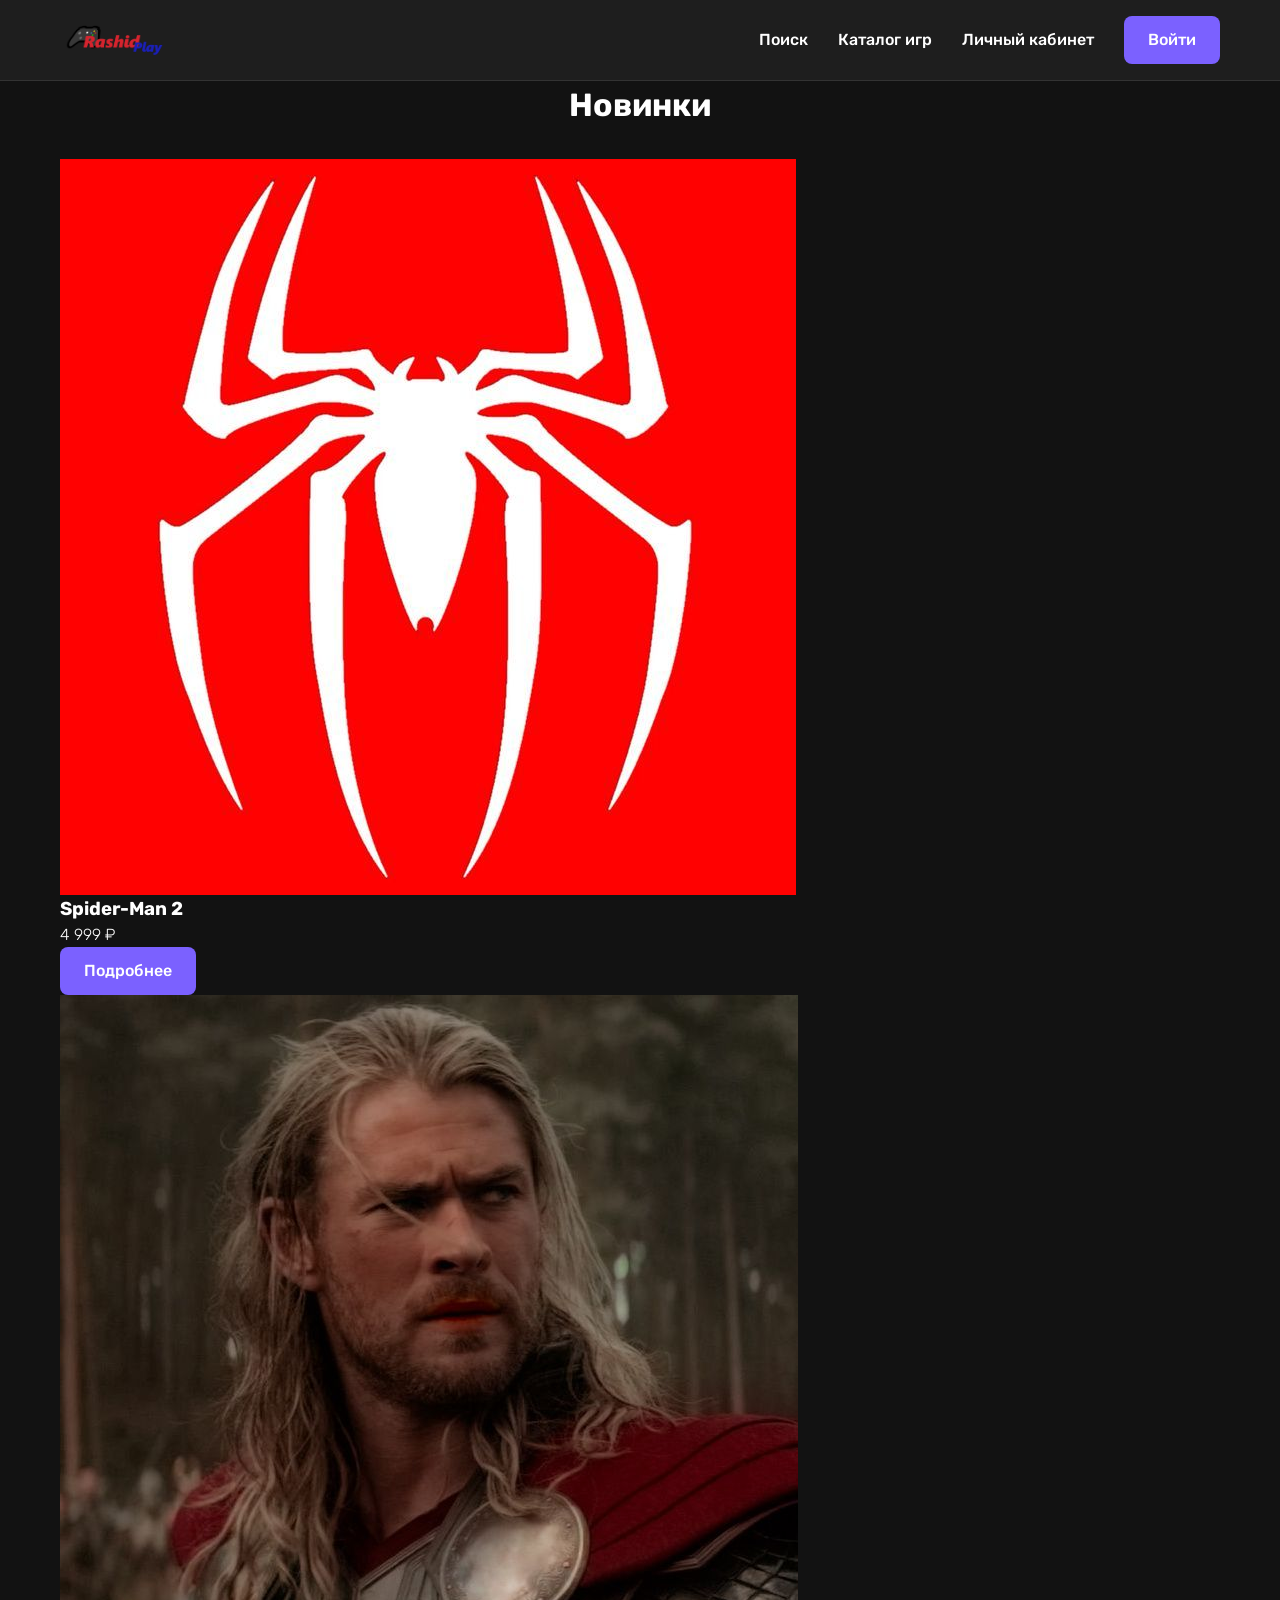
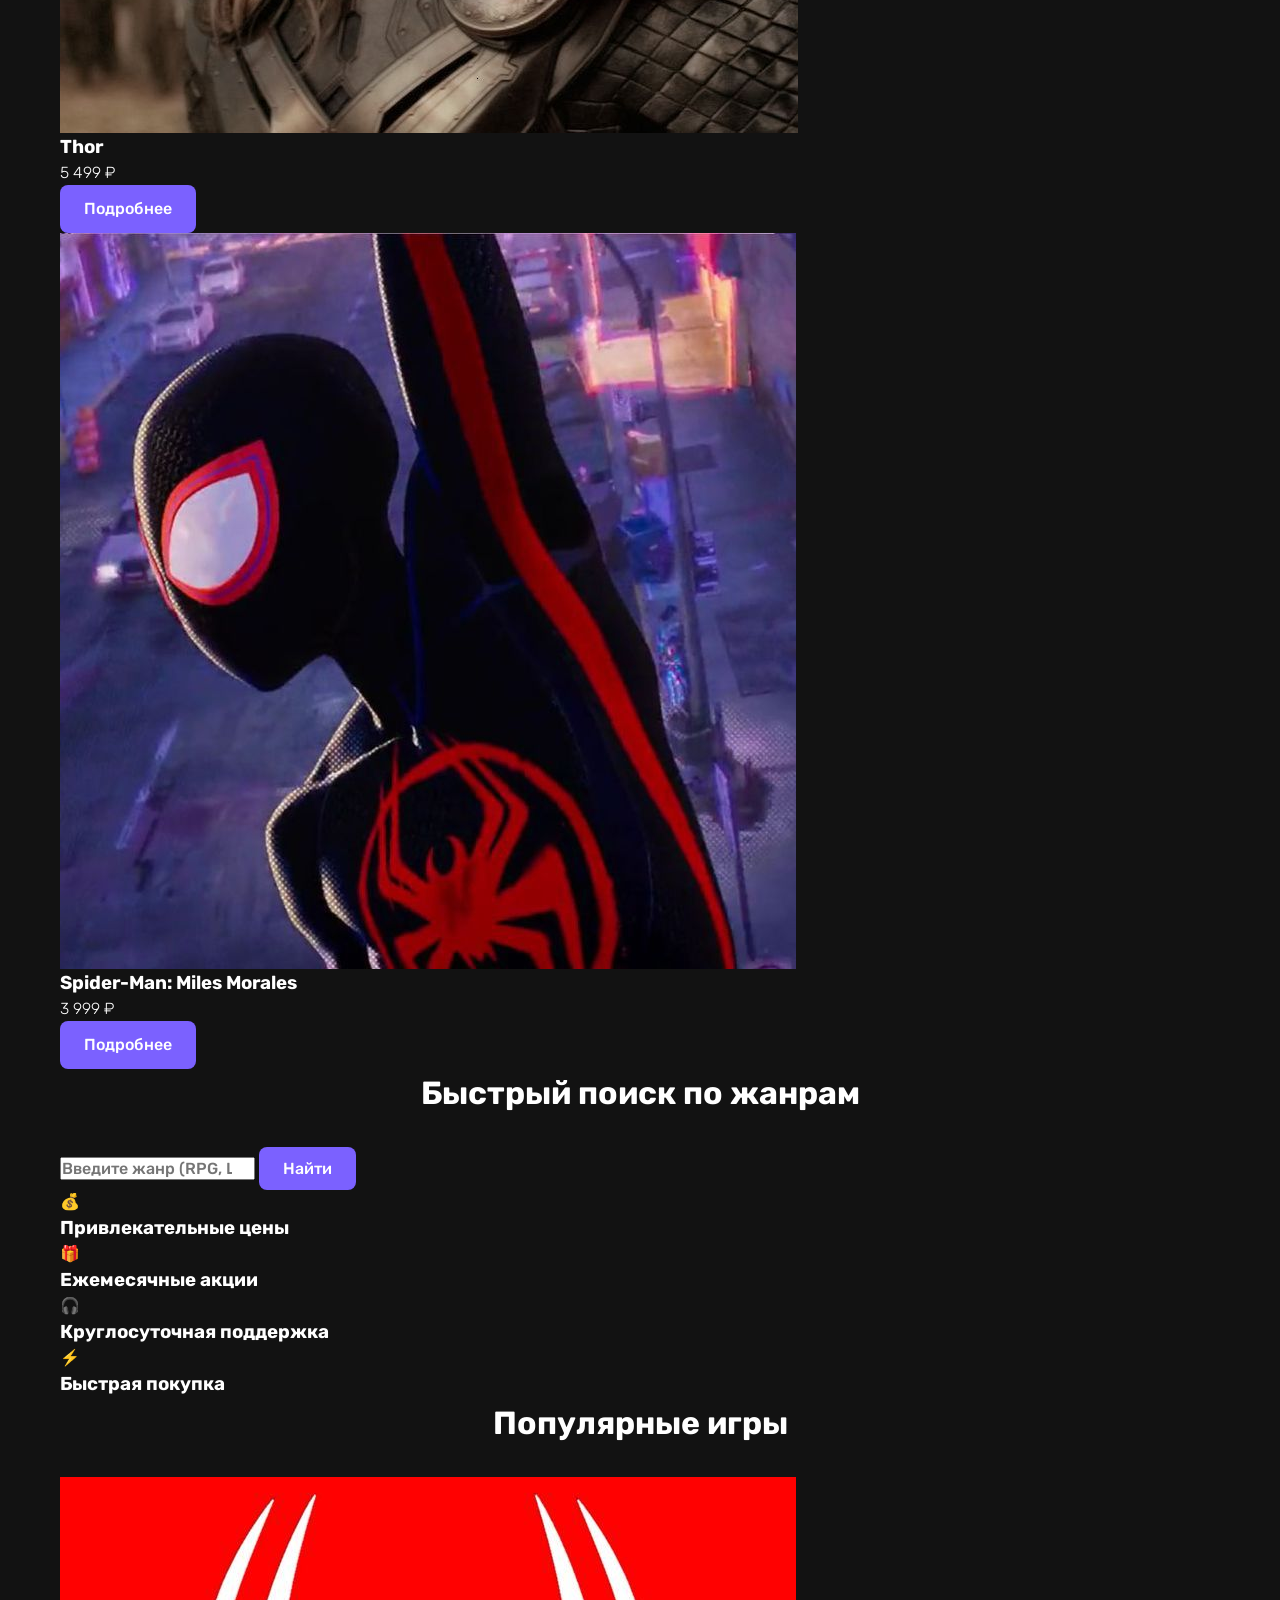
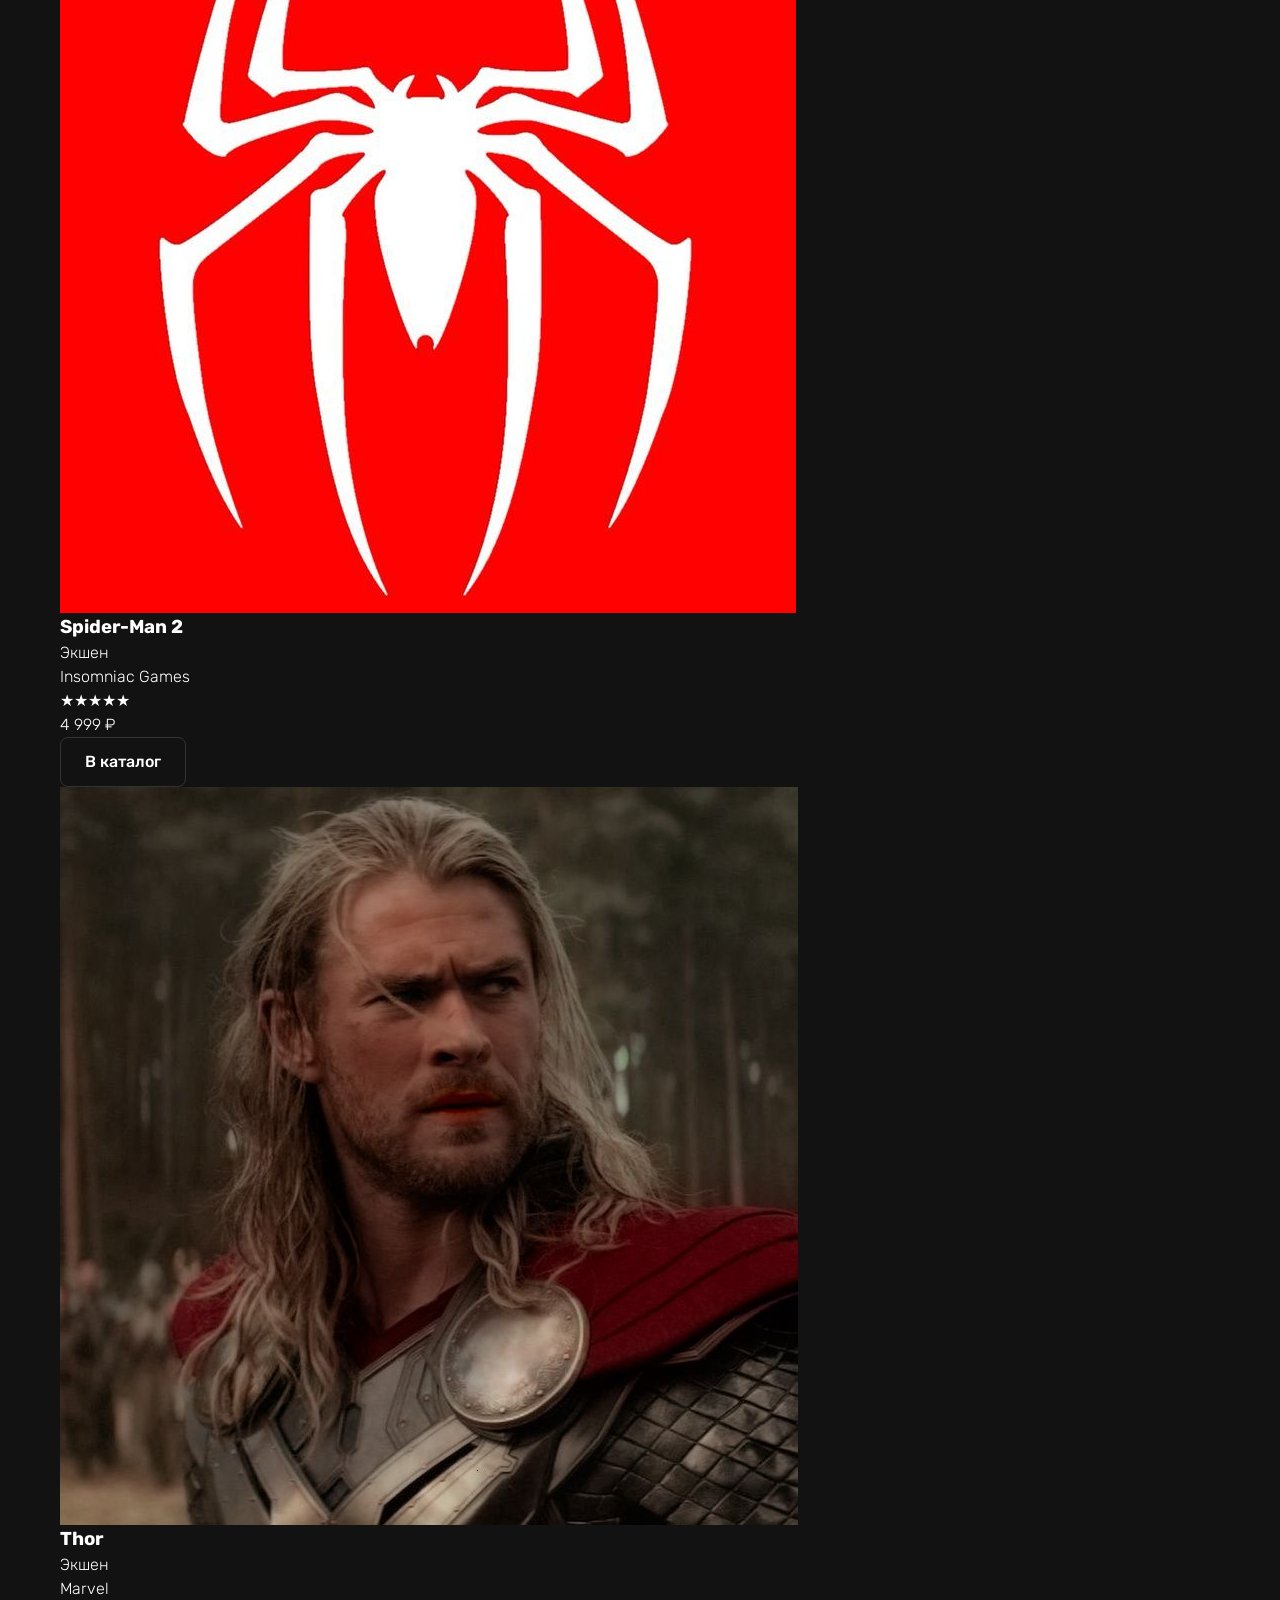
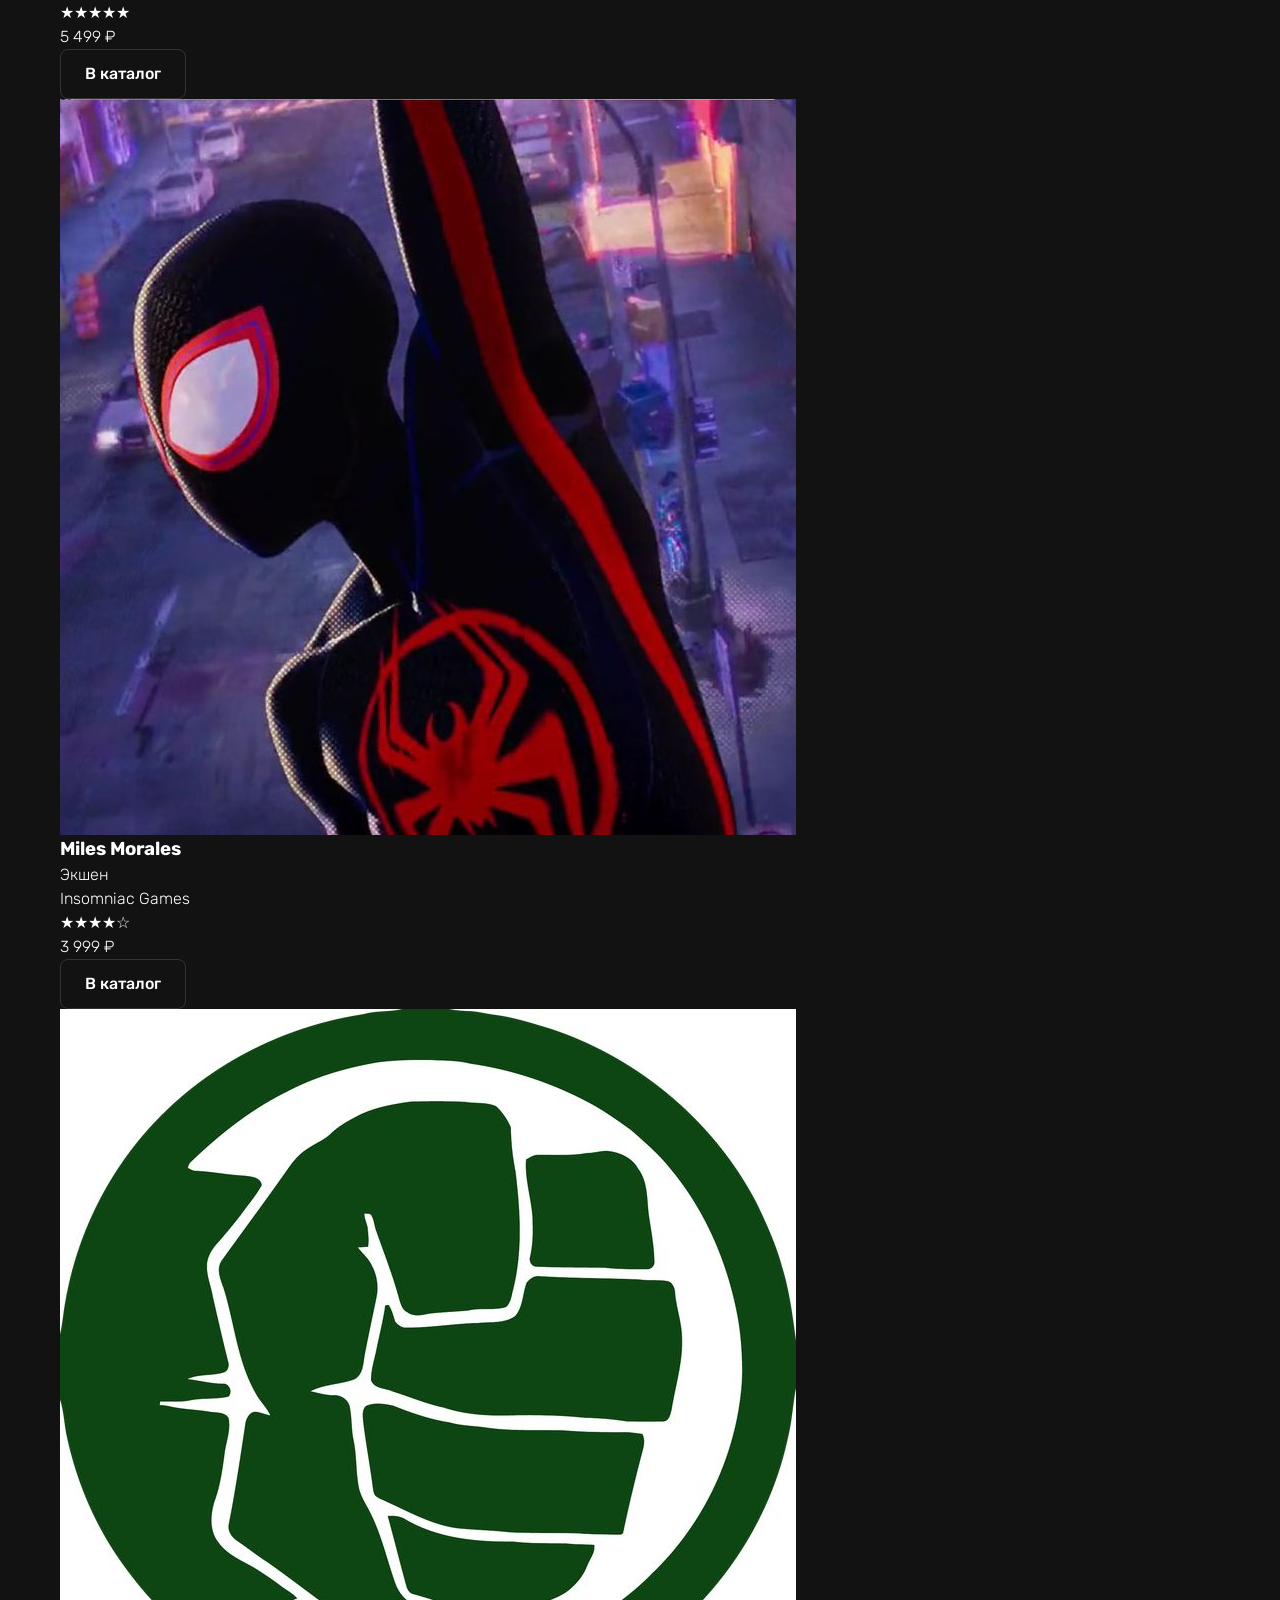
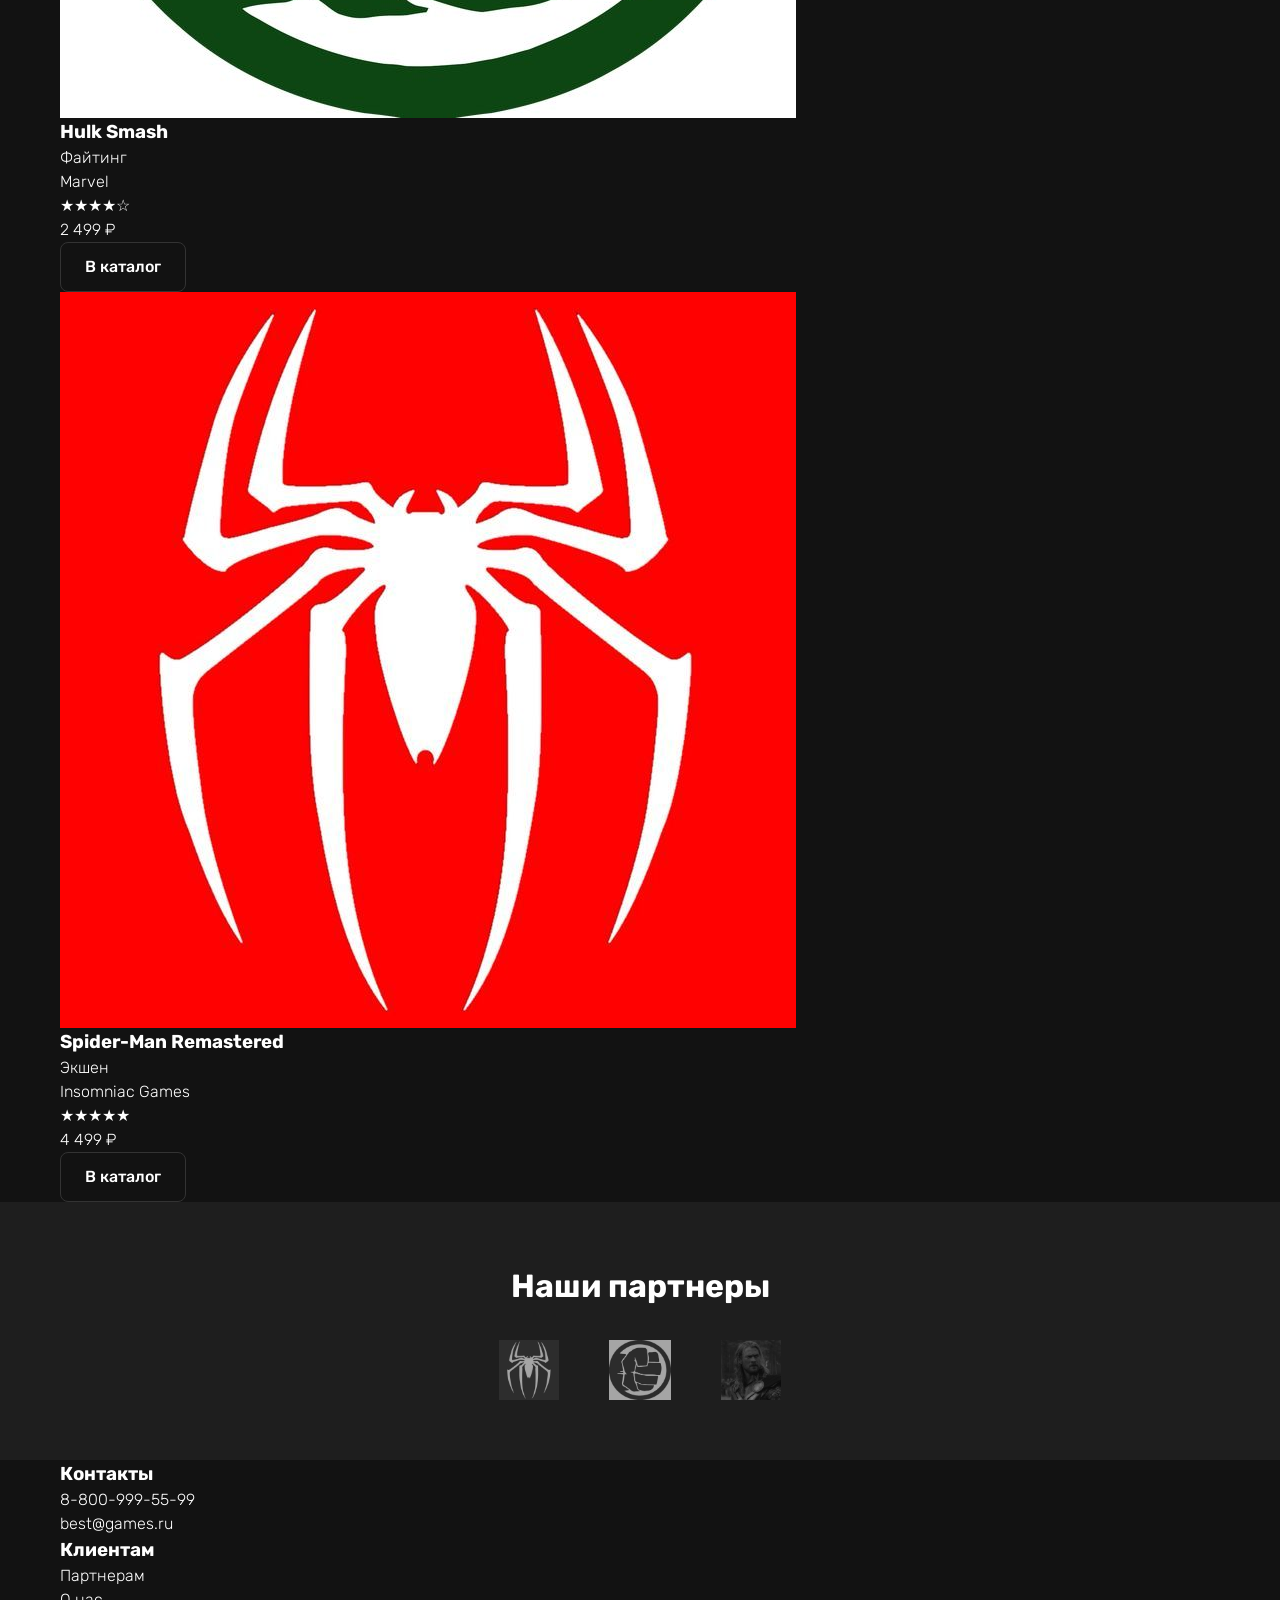
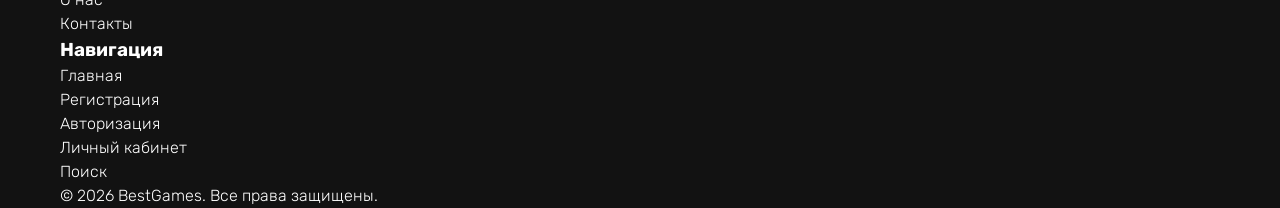
<file: index.html>
<!DOCTYPE html>
<html lang="ru">
<head>
    <meta charset="UTF-8">
    <meta name="viewport" content="width=device-width, initial-scale=1.0">
    <title>BestGames — Маркетплейс игр</title>
    <link rel="stylesheet" href="assets/css/style.css">
</head>
<body class="page">
      <!-- Шапка -->
    <header class="header">
        <div class="container header__container">
            <a href="index.html" class="header__logo">
                <img src="assets/images/logo.png" alt="BestGames" class="header__logo-img">
            </a>

            <input type="checkbox" id="burger-toggle" class="header__toggle">
            
            <label for="burger-toggle" class="header__burger">
                <span class="header__burger-line"></span>
                <span class="header__burger-line"></span>
                <span class="header__burger-line"></span>
            </label>

            <nav class="header__nav nav">
                <ul class="nav__list">
                    <li class="nav__item"><a href="#search" class="nav__link">Поиск</a></li>
                    <li class="nav__item"><a href="catalog.html" class="nav__link">Каталог игр</a></li>
                    <li class="nav__item"><a href="profile.html" class="nav__link">Личный кабинет</a></li>
                    <li class="nav__item">
                        <a href="login.html" class="btn btn--primary nav__btn">Войти</a>
                    </li>
                </ul>
            </nav>
        </div>
    </header>

    <main>
        <!-- Слайдер новинок -->
        <section class="slider">
            <div class="container">
                <h2 class="section-title">Новинки</h2>
                <div class="slider__wrapper">
                    
                    <article class="slide">
                        <img src="assets/images/SpiderGame.jpg" alt="Spider-Man" class="slide__img">
                        <div class="slide__content">
                            <h3 class="slide__title">Spider-Man 2</h3>
                            <p class="slide__price">4 999 ₽</p>
                            <a href="catalog.html" class="btn btn--primary">Подробнее</a>
                        </div>
                    </article>

                    <article class="slide">
                        <img src="assets/images/Thor.jpg" alt="Thor" class="slide__img">
                        <div class="slide__content">
                            <h3 class="slide__title">Thor</h3>
                            <p class="slide__price">5 499 ₽</p>
                            <a href="catalog.html" class="btn btn--primary">Подробнее</a>
                        </div>
                    </article>

                    <article class="slide">
                        <img src="assets/images/BlackSpider.jpg" alt="Miles Morales" class="slide__img">
                        <div class="slide__content">
                            <h3 class="slide__title">Spider-Man: Miles Morales</h3>
                            <p class="slide__price">3 999 ₽</p>
                            <a href="catalog.html" class="btn btn--primary">Подробнее</a>
                        </div>
                    </article>

                </div>
                <div class="slider__dots">
                    <span class="slider__dot slider__dot--active"></span>
                    <span class="slider__dot"></span>
                    <span class="slider__dot"></span>
                </div>
            </div>
        </section>

        <!-- Быстрый поиск по жанрам -->
        <section class="search" id="search">
            <div class="container search__container">
                <h2 class="section-title">Быстрый поиск по жанрам</h2>
                <form class="search__form" action="#">
                    <input type="text" class="search__input" placeholder="Введите жанр (RPG, Шутер, Хоррор...)" list="genres">
                    <datalist id="genres">
                        <option value="RPG"></option>
                        <option value="Шутер"></option>
                        <option value="Стратегия"></option>
                        <option value="Хоррор"></option>
                    </datalist>
                    <button type="submit" class="btn btn--primary search__btn">Найти</button>
                </form>
            </div>
        </section>

        <!-- Преимущества -->
        <section class="features">
            <div class="container">
                <div class="features__grid">
                    <div class="features__item">
                        <div class="features__icon">💰</div>
                        <h3 class="features__title">Привлекательные цены</h3>
                    </div>
                    <div class="features__item">
                        <div class="features__icon">🎁</div>
                        <h3 class="features__title">Ежемесячные акции</h3>
                    </div>
                    <div class="features__item">
                        <div class="features__icon">🎧</div>
                        <h3 class="features__title">Круглосуточная поддержка</h3>
                    </div>
                    <div class="features__item">
                        <div class="features__icon">⚡</div>
                        <h3 class="features__title">Быстрая покупка</h3>
                    </div>
                </div>
            </div>
        </section>

        <!-- Популярные игры -->
        <section class="popular">
            <div class="container">
                <h2 class="section-title">Популярные игры</h2>
                <div class="popular__grid">
                    
                    <article class="card">
                        <img src="assets/images/SpiderGame.jpg" alt="Spider-Man" class="card__img">
                        <div class="card__content">
                            <h3 class="card__title">Spider-Man 2</h3>
                            <p class="card__genre">Экшен</p>
                            <p class="card__dev">Insomniac Games</p>
                            <div class="card__rating">★★★★★</div>
                            <p class="card__price">4 999 ₽</p>
                            <a href="catalog.html" class="btn btn--outline card__btn">В каталог</a>
                        </div>
                    </article>

                    <article class="card">
                        <img src="assets/images/Thor.jpg" alt="Thor" class="card__img">
                        <div class="card__content">
                            <!-- ИСПРАВЛЕНО: был slide__title, стал card__title -->
                            <h3 class="card__title">Thor</h3>
                            <p class="card__genre">Экшен</p>
                            <p class="card__dev">Marvel</p>
                            <div class="card__rating">★★★★★</div>
                            <p class="card__price">5 499 ₽</p>
                            <a href="catalog.html" class="btn btn--outline card__btn">В каталог</a>
                        </div>
                    </article>

                    <article class="card">
                        <img src="assets/images/BlackSpider.jpg" alt="Miles Morales" class="card__img">
                        <div class="card__content">
                            <h3 class="card__title">Miles Morales</h3>
                            <p class="card__genre">Экшен</p>
                            <p class="card__dev">Insomniac Games</p>
                            <div class="card__rating">★★★★☆</div>
                            <p class="card__price">3 999 ₽</p>
                            <a href="catalog.html" class="btn btn--outline card__btn">В каталог</a>
                        </div>
                    </article>

                    <article class="card">
                        <img src="assets/images/HalkGame.jpg" alt="Hulk" class="card__img">
                        <div class="card__content">
                            <h3 class="card__title">Hulk Smash</h3>
                            <p class="card__genre">Файтинг</p>
                            <p class="card__dev">Marvel</p>
                            <div class="card__rating">★★★★☆</div>
                            <p class="card__price">2 499 ₽</p>
                            <a href="catalog.html" class="btn btn--outline card__btn">В каталог</a>
                        </div>
                    </article>

                    <article class="card">
                        <img src="assets/images/SpiderGame.jpg" alt="Spider-Man" class="card__img">
                        <div class="card__content">
                            <h3 class="card__title">Spider-Man Remastered</h3>
                            <p class="card__genre">Экшен</p>
                            <p class="card__dev">Insomniac Games</p>
                            <div class="card__rating">★★★★★</div>
                            <p class="card__price">4 499 ₽</p>
                            <a href="catalog.html" class="btn btn--outline card__btn">В каталог</a>
                        </div>
                    </article>

                </div>
            </div>
        </section>

        <!-- Партнеры -->
        <section class="partners">
            <div class="container">
                <h2 class="section-title">Наши партнеры</h2>
                <div class="partners__grid">
                    <img src="assets/images/SpiderGame.jpg" alt="Партнер 1" class="partners__logo">
                    <img src="assets/images/HalkGame.jpg" alt="Партнер 2" class="partners__logo">
                    <img src="assets/images/Thor.jpg" alt="Партнер 3" class="partners__logo">
                </div>
            </div>
        </section>
    </main>

    <!-- Подвал (ИСПРАВЛЕННЫЙ) -->
    <footer class="footer">
        <div class="container footer__container">
            
            <div class="footer__col">
                <h3 class="footer__title">Контакты</h3>
                <p class="footer__text">8-800-999-55-99</p>
                <p class="footer__text">best@games.ru</p>
            </div>

            <div class="footer__col">
                <h3 class="footer__title">Клиентам</h3>
                <ul class="footer__list">
                    <li><a href="#" class="footer__link">Партнерам</a></li>
                    <li><a href="#" class="footer__link">О нас</a></li>
                    <li><a href="#" class="footer__link">Контакты</a></li>
                </ul>
            </div>

            <div class="footer__col">
                <h3 class="footer__title">Навигация</h3>
                <ul class="footer__list">
                    <li><a href="index.html" class="footer__link">Главная</a></li>
                    <li><a href="register.html" class="footer__link">Регистрация</a></li>
                    <li><a href="login.html" class="footer__link">Авторизация</a></li>
                    <li><a href="profile.html" class="footer__link">Личный кабинет</a></li>
                    <li><a href="#search" class="footer__link">Поиск</a></li>
                </ul>
            </div>

        </div>
        
        <div class="footer__bottom">
            <div class="container">
                <p>&copy; 2026 BestGames. Все права защищены.</p>
            </div>
        </div>
    </footer>
</body>
</html>
</file>
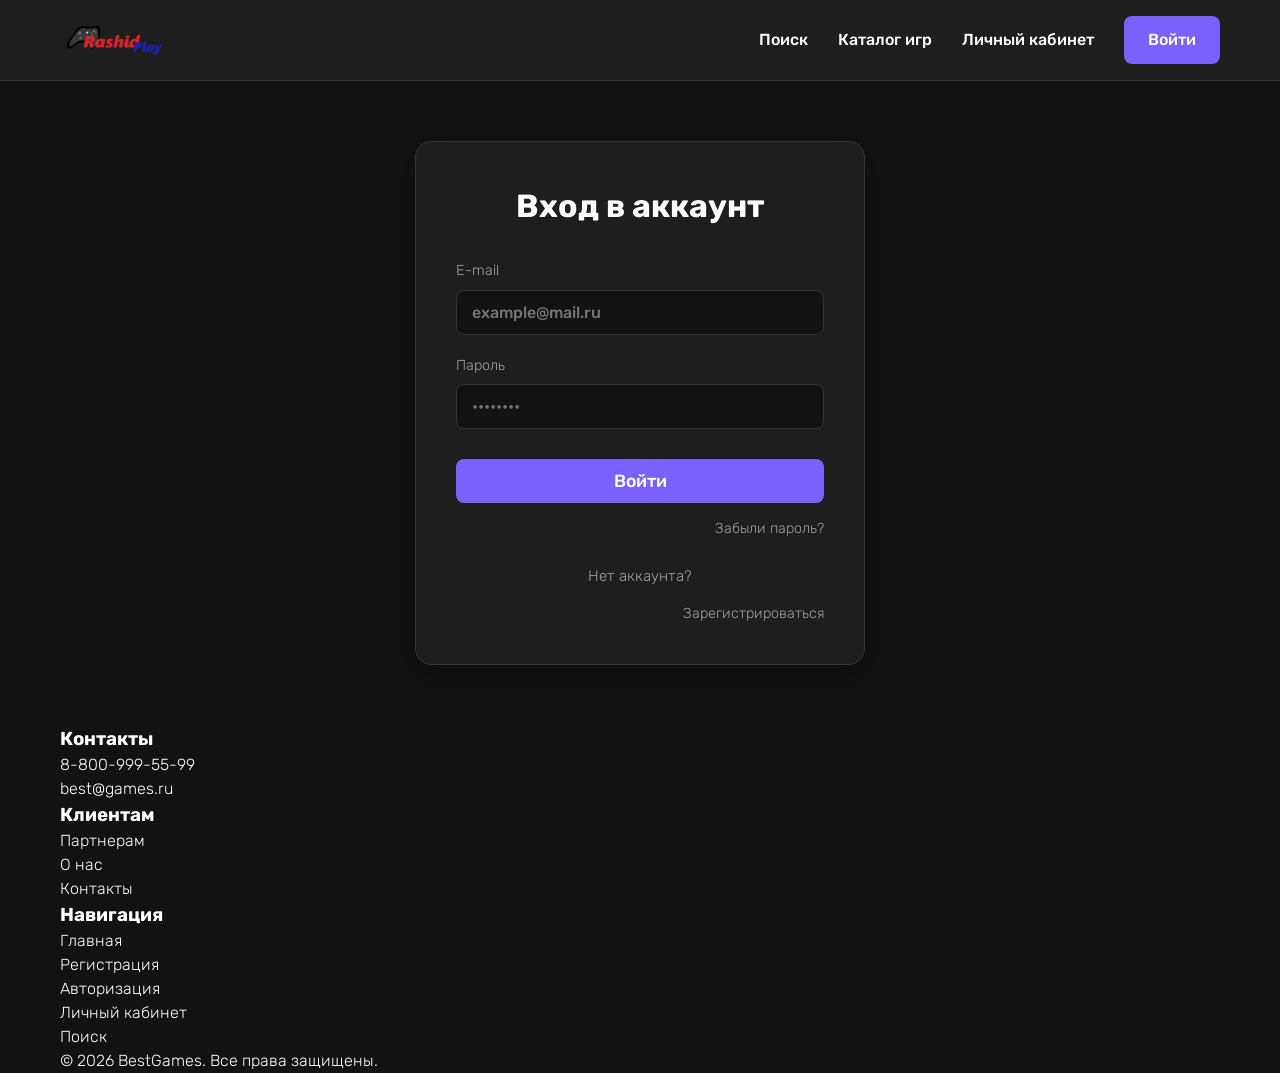
<file: login.html>
<!DOCTYPE html>
<html lang="ru">
<head>
    <meta charset="UTF-8">
    <meta name="viewport" content="width=device-width, initial-scale=1.0">
    <title>Вход — BestGames</title>
    <link rel="stylesheet" href="assets/css/style.css">
</head>
<body class="page">
    <!-- Шапка (такая же, как на главной) -->
    <header class="header">
        <div class="container header__container">
            <a href="index.html" class="header__logo">
                <img src="assets/images/logo.png" alt="BestGames" class="header__logo-img">
            </a>
            <input type="checkbox" id="burger-toggle" class="header__toggle">
            <label for="burger-toggle" class="header__burger">
                <span class="header__burger-line"></span>
                <span class="header__burger-line"></span>
                <span class="header__burger-line"></span>
            </label>
            <nav class="header__nav nav">
                <ul class="nav__list">
                    <li class="nav__item"><a href="index.html#search" class="nav__link">Поиск</a></li>
                    <li class="nav__item"><a href="catalog.html" class="nav__link">Каталог игр</a></li>
                    <li class="nav__item"><a href="profile.html" class="nav__link">Личный кабинет</a></li>
                    <li class="nav__item">
                        <a href="login.html" class="btn btn--primary nav__btn">Войти</a>
                    </li>
                </ul>
            </nav>
        </div>
    </header>

    <!-- Основной контент страницы входа -->
    <main class="auth">
        <div class="container auth__container">
            <div class="auth__card">
                <h1 class="auth__title">Вход в аккаунт</h1>
                
                <form class="auth__form" action="#">
                    
                    <!-- Поле Email -->
                    <div class="form-group">
                        <label for="email" class="form-label">E-mail</label>
                        <input type="email" id="email" name="email" class="form-input" placeholder="example@mail.ru" required>
                    </div>

                    <!-- Поле Пароль -->
                    <div class="form-group">
                        <label for="password" class="form-label">Пароль</label>
                        <input type="password" id="password" name="password" class="form-input" placeholder="••••••••" required>
                    </div>

                    <!-- Кнопка входа -->
                    <button type="submit" class="btn btn--primary auth__submit">Войти</button>

                    <!-- Ссылка на восстановление пароля -->
                    <a href="#" class="auth__link">Забыли пароль?</a>

                </form>
                
                <!-- Ссылка на регистрацию (бонус для удобства) -->
                <p class="auth__text">Нет аккаунта? <a href="register.html" class="auth__link">Зарегистрироваться</a></p>
            </div>
        </div>
    </main>

    <!-- Подвал (такой же, как на главной) -->
    <footer class="footer">
        <div class="container footer__container">
            <div class="footer__col">
                <h3 class="footer__title">Контакты</h3>
                <p class="footer__text">8-800-999-55-99</p>
                <p class="footer__text">best@games.ru</p>
            </div>
            <div class="footer__col">
                <h3 class="footer__title">Клиентам</h3>
                <ul class="footer__list">
                    <li><a href="#" class="footer__link">Партнерам</a></li>
                    <li><a href="#" class="footer__link">О нас</a></li>
                    <li><a href="#" class="footer__link">Контакты</a></li>
                </ul>
            </div>
            <div class="footer__col">
                <h3 class="footer__title">Навигация</h3>
                <ul class="footer__list">
                    <li><a href="index.html" class="footer__link">Главная</a></li>
                    <li><a href="register.html" class="footer__link">Регистрация</a></li>
                    <li><a href="login.html" class="footer__link">Авторизация</a></li>
                    <li><a href="profile.html" class="footer__link">Личный кабинет</a></li>
                    <li><a href="index.html#search" class="footer__link">Поиск</a></li>
                </ul>
            </div>
        </div>
        <div class="footer__bottom">
            <div class="container">
                <p>&copy; 2026 BestGames. Все права защищены.</p>
            </div>
        </div>
    </footer>
</body>
</html>
</file>
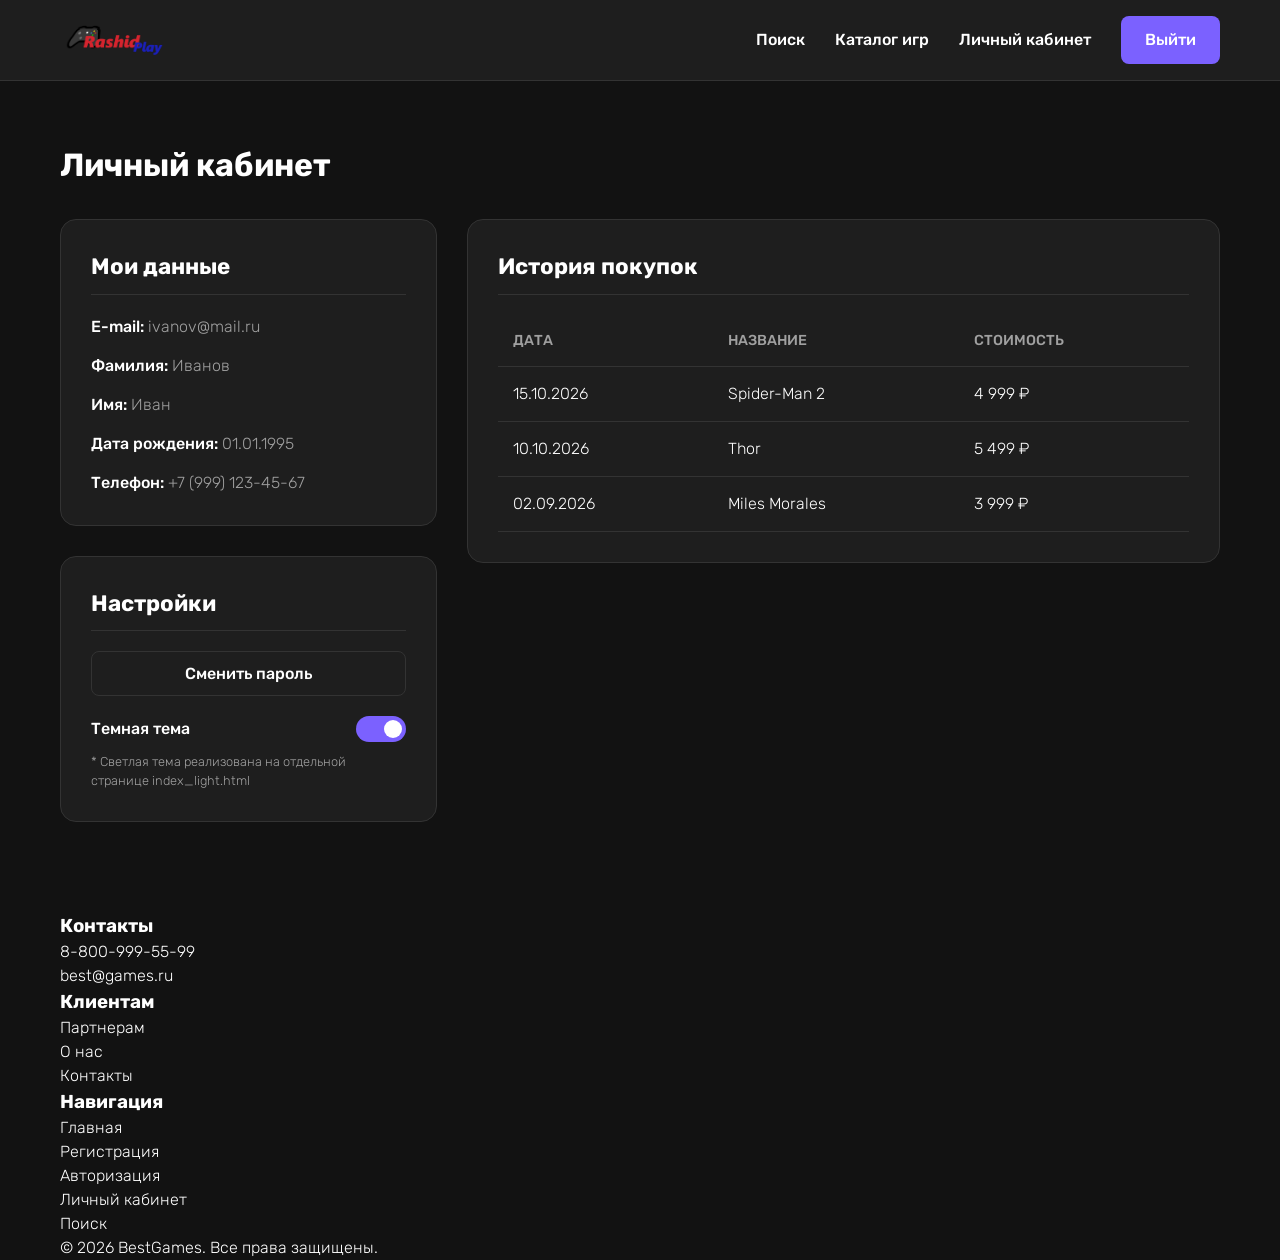
<file: profile.html>
<!DOCTYPE html>
<html lang="ru">
<head>
    <meta charset="UTF-8">
    <meta name="viewport" content="width=device-width, initial-scale=1.0">
    <title>Личный кабинет — BestGames</title>
    <link rel="stylesheet" href="assets/css/style.css">
</head>
<body class="page">
    <!-- Шапка -->
    <header class="header">
        <div class="container header__container">
            <a href="index.html" class="header__logo">
                <img src="assets/images/logo.png" alt="BestGames" class="header__logo-img">
            </a>
            <input type="checkbox" id="burger-toggle" class="header__toggle">
            <label for="burger-toggle" class="header__burger">
                <span class="header__burger-line"></span>
                <span class="header__burger-line"></span>
                <span class="header__burger-line"></span>
            </label>
            <nav class="header__nav nav">
                <ul class="nav__list">
                    <li class="nav__item"><a href="index.html#search" class="nav__link">Поиск</a></li>
                    <li class="nav__item"><a href="catalog.html" class="nav__link">Каталог игр</a></li>
                    <li class="nav__item"><a href="profile.html" class="nav__link">Личный кабинет</a></li>
                    <li class="nav__item">
                        <a href="login.html" class="btn btn--primary nav__btn">Выйти</a> <!-- Тут обычно пишут "Выйти", если уже в профиле -->
                    </li>
                </ul>
            </nav>
        </div>
    </header>

    <!-- Основной контент -->
    <main class="profile">
        <div class="container profile__container">
            
            <h1 class="section-title" style="text-align: left;">Личный кабинет</h1>

            <div class="profile__grid">
                
                <!-- Левая колонка: Информация о пользователе и Настройки -->
                <aside class="profile__sidebar">
                    
                    <!-- Блок с инфо -->
                    <div class="profile__card">
                        <h2 class="profile__subtitle">Мои данные</h2>
                        <ul class="profile__info-list">
                            <li><strong>E-mail:</strong> ivanov@mail.ru</li>
                            <li><strong>Фамилия:</strong> Иванов</li>
                            <li><strong>Имя:</strong> Иван</li>
                            <li><strong>Дата рождения:</strong> 01.01.1995</li>
                            <li><strong>Телефон:</strong> +7 (999) 123-45-67</li>
                        </ul>
                    </div>

                    <!-- Блок настроек -->
                    <div class="profile__card">
                        <h2 class="profile__subtitle">Настройки</h2>
                        
                        <button class="btn btn--outline profile__settings-btn">Сменить пароль</button>
                        
                        <!-- Переключатель темы (просто визуальный элемент для Модуля А) -->
                        <div class="profile__theme-toggle">
                            <span>Темная тема</span>
                            <label class="switch">
                                <input type="checkbox" checked>
                                <span class="switch__slider"></span>
                            </label>
                        </div>
                        <p class="profile__hint">* Светлая тема реализована на отдельной странице index_light.html</p>
                    </div>

                </aside>

                <!-- Правая колонка: История покупок -->
                <section class="profile__content">
                    <div class="profile__card">
                        <h2 class="profile__subtitle">История покупок</h2>
                        
                        <div class="table-responsive">
                            <table class="table">
                                <thead>
                                    <tr>
                                        <th>Дата</th>
                                        <th>Название</th>
                                        <th>Стоимость</th>
                                    </tr>
                                </thead>
                                <tbody>
                                    <tr>
                                        <td>15.10.2026</td>
                                        <td>Spider-Man 2</td>
                                        <td>4 999 ₽</td>
                                    </tr>
                                    <tr>
                                        <td>10.10.2026</td>
                                        <td>Thor</td>
                                        <td>5 499 ₽</td>
                                    </tr>
                                    <tr>
                                        <td>02.09.2026</td>
                                        <td>Miles Morales</td>
                                        <td>3 999 ₽</td>
                                    </tr>
                                </tbody>
                            </table>
                        </div>

                    </div>
                </section>

            </div>
        </div>
    </main>

    <!-- Подвал -->
    <footer class="footer">
        <div class="container footer__container">
            <div class="footer__col">
                <h3 class="footer__title">Контакты</h3>
                <p class="footer__text">8-800-999-55-99</p>
                <p class="footer__text">best@games.ru</p>
            </div>
            <div class="footer__col">
                <h3 class="footer__title">Клиентам</h3>
                <ul class="footer__list">
                    <li><a href="#" class="footer__link">Партнерам</a></li>
                    <li><a href="#" class="footer__link">О нас</a></li>
                    <li><a href="#" class="footer__link">Контакты</a></li>
                </ul>
            </div>
            <div class="footer__col">
                <h3 class="footer__title">Навигация</h3>
                <ul class="footer__list">
                    <li><a href="index.html" class="footer__link">Главная</a></li>
                    <li><a href="register.html" class="footer__link">Регистрация</a></li>
                    <li><a href="login.html" class="footer__link">Авторизация</a></li>
                    <li><a href="profile.html" class="footer__link">Личный кабинет</a></li>
                    <li><a href="index.html#search" class="footer__link">Поиск</a></li>
                </ul>
            </div>
        </div>
        <div class="footer__bottom">
            <div class="container">
                <p>&copy; 2026 BestGames. Все права защищены.</p>
            </div>
        </div>
    </footer>
</body>
</html>
</file>
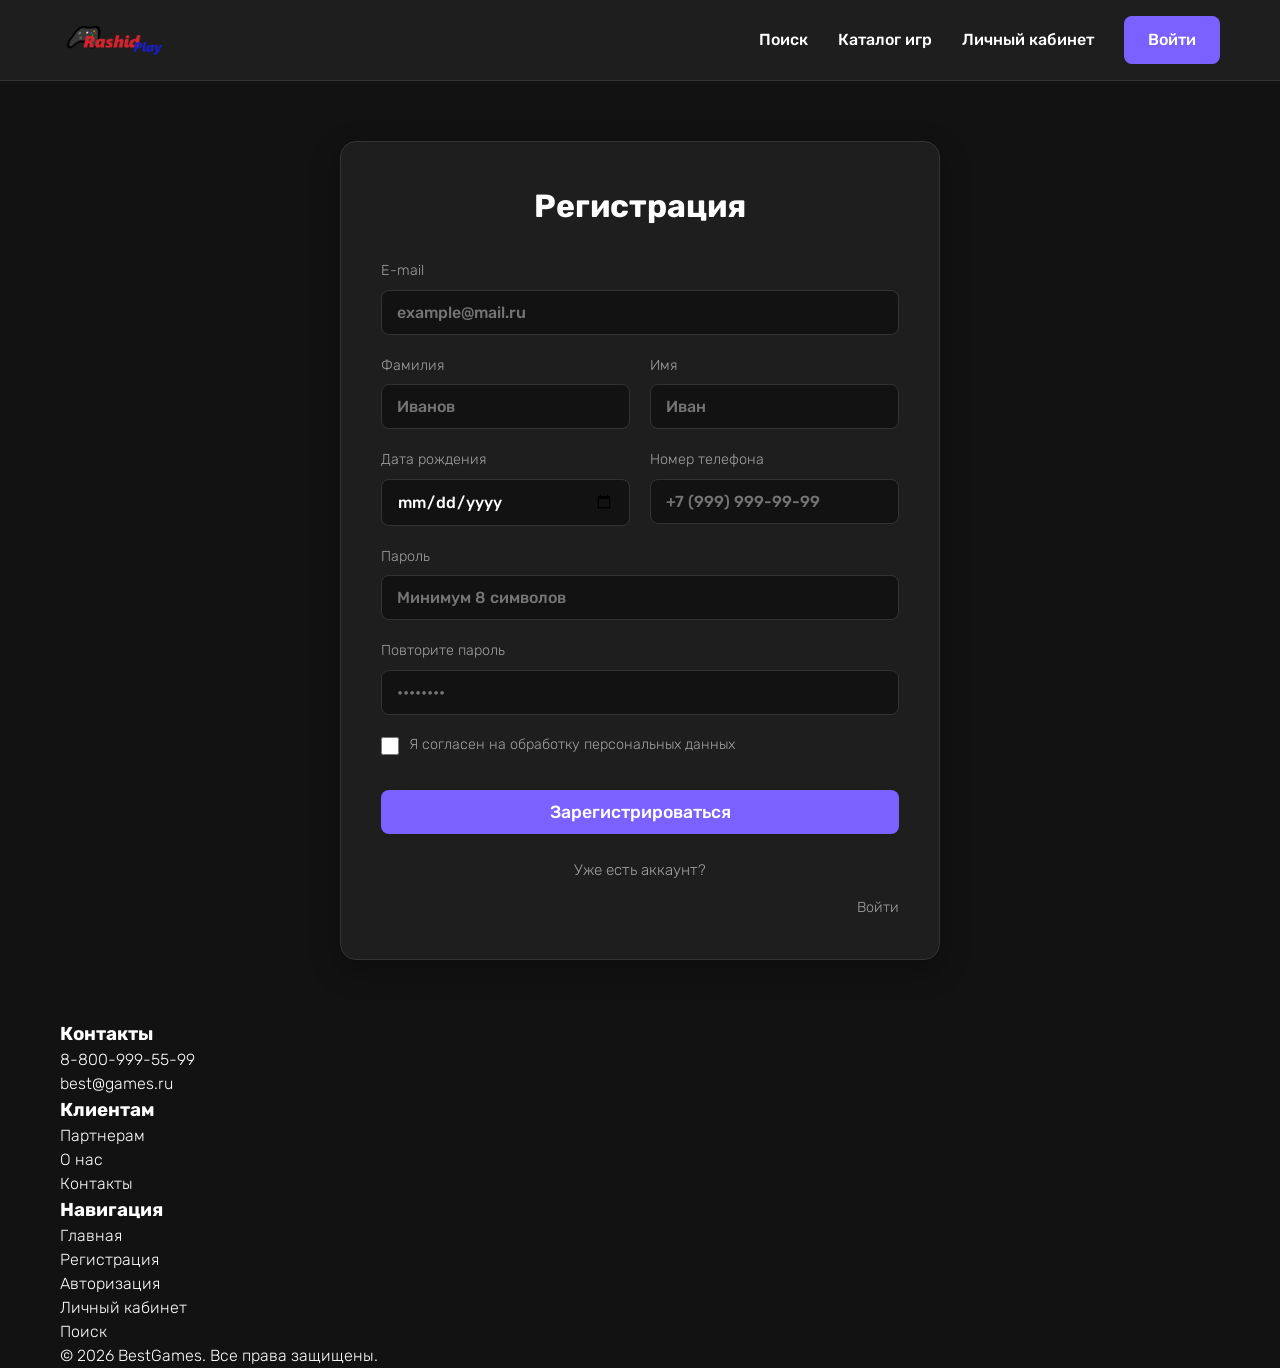
<file: register.html>
<!DOCTYPE html>
<html lang="ru">
<head>
    <meta charset="UTF-8">
    <meta name="viewport" content="width=device-width, initial-scale=1.0">
    <title>Регистрация — BestGames</title>
    <link rel="stylesheet" href="assets/css/style.css">
</head>
<body class="page">
    <!-- Шапка -->
    <header class="header">
        <div class="container header__container">
            <a href="index.html" class="header__logo">
                <img src="assets/images/logo.png" alt="BestGames" class="header__logo-img">
            </a>
            <input type="checkbox" id="burger-toggle" class="header__toggle">
            <label for="burger-toggle" class="header__burger">
                <span class="header__burger-line"></span>
                <span class="header__burger-line"></span>
                <span class="header__burger-line"></span>
            </label>
            <nav class="header__nav nav">
                <ul class="nav__list">
                    <li class="nav__item"><a href="index.html#search" class="nav__link">Поиск</a></li>
                    <li class="nav__item"><a href="catalog.html" class="nav__link">Каталог игр</a></li>
                    <li class="nav__item"><a href="profile.html" class="nav__link">Личный кабинет</a></li>
                    <li class="nav__item">
                        <a href="login.html" class="btn btn--primary nav__btn">Войти</a>
                    </li>
                </ul>
            </nav>
        </div>
    </header>

    <!-- Основной контент -->
    <main class="auth">
        <div class="container auth__container">
            <div class="auth__card auth__card--wide"> <!-- Добавили класс для широкой карточки -->
                <h1 class="auth__title">Регистрация</h1>
                
                <form class="auth__form" action="#">
                    
                    <!-- E-mail -->
                    <div class="form-group">
                        <label for="email" class="form-label">E-mail</label>
                        <input type="email" id="email" name="email" class="form-input" placeholder="example@mail.ru" required>
                    </div>

                    <!-- Фамилия и Имя (в ряд) -->
                    <div class="form-row">
                        <div class="form-group">
                            <label for="lastname" class="form-label">Фамилия</label>
                            <input type="text" id="lastname" name="lastname" class="form-input" placeholder="Иванов" required>
                        </div>
                        <div class="form-group">
                            <label for="firstname" class="form-label">Имя</label>
                            <input type="text" id="firstname" name="firstname" class="form-input" placeholder="Иван" required>
                        </div>
                    </div>

                    <!-- Дата рождения и Телефон (в ряд) -->
                    <div class="form-row">
                        <div class="form-group">
                            <label for="birthdate" class="form-label">Дата рождения</label>
                            <input type="date" id="birthdate" name="birthdate" class="form-input" required>
                        </div>
                        <div class="form-group">
                            <label for="phone" class="form-label">Номер телефона</label>
                            <input type="tel" id="phone" name="phone" class="form-input" placeholder="+7 (999) 999-99-99" required>
                        </div>
                    </div>

                    <!-- Пароль -->
                    <div class="form-group">
                        <label for="password" class="form-label">Пароль</label>
                        <input type="password" id="password" name="password" class="form-input" placeholder="Минимум 8 символов" minlength="8" required>
                    </div>

                    <!-- Повтор пароля -->
                    <div class="form-group">
                        <label for="password-confirm" class="form-label">Повторите пароль</label>
                        <input type="password" id="password-confirm" name="password-confirm" class="form-input" placeholder="••••••••" minlength="8" required>
                    </div>

                    <!-- Чекбокс согласия -->
                    <div class="form-checkbox">
                        <input type="checkbox" id="agree" name="agree" class="form-checkbox__input" required>
                        <label for="agree" class="form-checkbox__label">
                            Я согласен на обработку персональных данных
                        </label>
                    </div>

                    <!-- Кнопка -->
                    <button type="submit" class="btn btn--primary auth__submit">Зарегистрироваться</button>

                </form>
                
                <p class="auth__text">Уже есть аккаунт? <a href="login.html" class="auth__link">Войти</a></p>
            </div>
        </div>
    </main>

    <!-- Подвал -->
    <footer class="footer">
        <div class="container footer__container">
            <div class="footer__col">
                <h3 class="footer__title">Контакты</h3>
                <p class="footer__text">8-800-999-55-99</p>
                <p class="footer__text">best@games.ru</p>
            </div>
            <div class="footer__col">
                <h3 class="footer__title">Клиентам</h3>
                <ul class="footer__list">
                    <li><a href="#" class="footer__link">Партнерам</a></li>
                    <li><a href="#" class="footer__link">О нас</a></li>
                    <li><a href="#" class="footer__link">Контакты</a></li>
                </ul>
            </div>
            <div class="footer__col">
                <h3 class="footer__title">Навигация</h3>
                <ul class="footer__list">
                    <li><a href="index.html" class="footer__link">Главная</a></li>
                    <li><a href="register.html" class="footer__link">Регистрация</a></li>
                    <li><a href="login.html" class="footer__link">Авторизация</a></li>
                    <li><a href="profile.html" class="footer__link">Личный кабинет</a></li>
                    <li><a href="index.html#search" class="footer__link">Поиск</a></li>
                </ul>
            </div>
        </div>
        <div class="footer__bottom">
            <div class="container">
                <p>&copy; 2026 BestGames. Все права защищены.</p>
            </div>
        </div>
    </footer>
</body>
</html>
</file>
<file: assets/css/style.css>
/* =========================================
   1. ПОДКЛЮЧЕНИЕ ШРИФТОВ
   ========================================= */
@font-face {
    font-family: 'Rubik';
    src: url('../fonts/Rubik-Light.ttf') format('truetype');
    font-weight: 300;
    font-style: normal;
    font-display: swap;
}

@font-face {
    font-family: 'Rubik';
    src: url('../fonts/Rubik-Medium.ttf') format('truetype');
    font-weight: 500;
    font-style: normal;
    font-display: swap;
}

@font-face {
    font-family: 'Rubik';
    src: url('../fonts/Rubik-Bold.ttf') format('truetype');
    font-weight: 700;
    font-style: normal;
    font-display: swap;
}

/* =========================================
   2. ПЕРЕМЕННЫЕ (ТЕМЫ)
   ========================================= */
:root {
    /* Темная тема (по умолчанию по заданию) */
    --bg-color: #121212;
    --surface-color: #1E1E1E;
    --text-primary: #FFFFFF;
    --text-secondary: #A0A0A0;
    --accent-color: #7B61FF; /* Пример фиолетового акцента */
    --accent-hover: #9A84FF;
    --border-color: #333333;
    --font-main: 'Rubik', sans-serif;
}

/* Класс для светлой темы (будем добавлять в body или html) */
.theme-light {
    --bg-color: #F5F5F5;
    --surface-color: #FFFFFF;
    --text-primary: #121212;
    --text-secondary: #666666;
    --border-color: #E0E0E0;
}

/* =========================================
   3. СБРОС СТИЛЕЙ И БАЗА
   ========================================= */
* {
    margin: 0;
    padding: 0;
    box-sizing: border-box;
}

body {
    font-family: var(--font-main);
    font-weight: 300;
    background-color: var(--bg-color);
    color: var(--text-primary);
    line-height: 1.5;
    transition: background-color 0.3s ease, color 0.3s ease;
}

h1, h2, h3, h4 {
    font-weight: 700;
}

a {
    text-decoration: none;
    color: inherit;
}

ul {
    list-style: none;
}

img {
    max-width: 100%;
    height: auto;
    display: block;
}

button, input, textarea, select {
    font-family: inherit;
    font-size: inherit;
}

/* =========================================
   4. БЭМ: ОБЩИЕ КЛАССЫ
   ========================================= */
.container {
    max-width: 1200px;
    margin: 0 auto;
    padding: 0 20px;
}

/* Кнопки */
.btn {
    display: inline-block;
    padding: 12px 24px;
    border-radius: 8px;
    font-weight: 500;
    cursor: pointer;
    border: none;
    transition: background-color 0.2s, transform 0.2s;
}

.btn--primary {
    background-color: var(--accent-color);
    color: #FFFFFF;
}

.btn--primary:hover {
    background-color: var(--accent-hover);
    transform: translateY(-2px);
}

.btn--outline {
    background-color: transparent;
    border: 1px solid var(--border-color);
    color: var(--text-primary);
}

/* Заголовки секций */
.section-title {
    font-size: 2rem;  /* 32 пикселя ( 1 рем равно 16пикселей)*/
    margin-bottom: 30px;
    text-align: center;
}










/* =========================================
   5. ШАПКА САЙТА (HEADER)
   ========================================= */
.header {
    background-color: var(--surface-color);
    border-bottom: 1px solid var(--border-color);
    position: sticky; /* Шапка прилипает к верху при скролле */
    top: 0;
    z-index: 100;
    transition: background-color 0.3s ease;
}

.header__container {
    display: flex;
    justify-content: space-between;
    align-items: center;
    height: 80px; /* Высота шапки на десктопе */
}

.header__logo-img {
    height: 40px; 
    width: auto;
}

/* --- Навигация (Десктоп) --- */
.nav__list {
    display: flex;
    align-items: center;
    gap: 30px; /* Расстояние между ссылками */
}

.nav__link {
    font-weight: 500;
    transition: color 0.2s;
}

.nav__link:hover {
    color: var(--accent-color);
}

/* --- Бургер (скрыт на десктопе) --- */
.header__toggle {
    display: none; /* Скрываем сам чекбокс */
}

.header__burger {
    display: none; /* Скрываем кнопку на больших экранах */
    cursor: pointer;
    flex-direction: column;
    gap: 5px;
    z-index: 102;
}

.header__burger-line {
    display: block;
    width: 25px;
    height: 3px;
    background-color: var(--text-primary);
    transition: transform 0.3s, opacity 0.3s;
}

/* =========================================
   11. ПАРТНЕРЫ
   ========================================= */
.partners {
    padding: 60px 0;
    background-color: var(--surface-color);
}

.partners__grid {
    display: flex;
    justify-content: center;
    align-items: center;
    gap: 50px;
    flex-wrap: wrap; /* Если не влезут в ряд, перенесутся */
}

.partners__logo {
    height: 60px; /* Высота логотипов */
    width: auto;
    object-fit: contain;
    filter: grayscale(100%); /* Делаем их серыми для стиля */
    opacity: 0.6;
    transition: all 0.3s ease;
}

.partners__logo:hover {
    filter: grayscale(0%); /* При наведении возвращаем цвет */
    opacity: 1;
    transform: scale(1.1); /* Чуть увеличиваем */
}
/* =========================================
   13. СТРАНИЦЫ АВТОРИЗАЦИИ (ВХОД/РЕГИСТРАЦИЯ)
   ========================================= */
.auth {
    /* Растягиваем блок на всю доступную высоту, чтобы прижать подвал к низу */
    min-height: calc(100vh - 80px - 250px); /* 80px шапка, ~250px подвал */
    display: flex;
    align-items: center; /* Центрируем по вертикали */
    justify-content: center; /* Центрируем по горизонтали */
    padding: 60px 20px;
}

.auth__container {
    width: 100%;
    display: flex;
    justify-content: center;
}

.auth__card {
    background-color: var(--surface-color);
    border: 1px solid var(--border-color);
    border-radius: 16px;
    padding: 40px;
    width: 100%;
    max-width: 450px; /* Максимальная ширина карточки */
    box-shadow: 0 10px 30px rgba(0, 0, 0, 0.3); /* Тень для объема */
}

.auth__title {
    text-align: center;
    margin-bottom: 30px;
    font-size: 2rem;
}

/* Группа полей (Label + Input) */
.form-group {
    margin-bottom: 20px;
}

.form-label {
    display: block;
    margin-bottom: 8px;
    font-size: 0.9rem;
    color: var(--text-secondary);
}

.form-input {
    width: 100%;
    padding: 12px 15px;
    background-color: var(--bg-color); /* Фон поля чуть темнее карточки */
    border: 1px solid var(--border-color);
    border-radius: 8px;
    color: var(--text-primary);
    transition: border-color 0.3s;
    outline: none;
}

.form-input:focus {
    border-color: var(--accent-color); /* Подсветка при клике */
}

/* Кнопка на всю ширину */
.auth__submit {
    width: 100%;
    margin-top: 10px;
    font-size: 1.1rem;
}

/* Ссылки */
.auth__link {
    display: block;
    text-align: right;
    margin-top: 15px;
    font-size: 0.9rem;
    color: var(--text-secondary);
    transition: color 0.3s;
}

.auth__link:hover {
    color: var(--accent-color);
}

.auth__text {
    text-align: center;
    margin-top: 25px;
    color: var(--text-secondary);
    font-size: 0.95rem;
}
/* =========================================
   14. ДОПОЛНИТЕЛЬНЫЕ СТИЛИ ДЛЯ РЕГИСТРАЦИИ
   ========================================= */

/* Делаем карточку шире для регистрации */
.auth__card--wide {
    max-width: 600px;
}

/* Расположение полей в два столбца (Фамилия/Имя, Дата/Телефон) */
.form-row {
    display: flex;
    gap: 20px;
}

.form-row .form-group {
    flex: 1; /* Каждое поле занимает 50% ширины */
}

/* Стили для чекбокса */
.form-checkbox {
    display: flex;
    align-items: flex-start;
    gap: 10px;
    margin-bottom: 25px;
    margin-top: 10px;
}

.form-checkbox__input {
    width: 18px;
    height: 18px;
    accent-color: var(--accent-color); /* Красит галочку в фиолетовый */
    cursor: pointer;
    margin-top: 2px; /* Чуть опускаем, чтобы выровнять с текстом */
}

.form-checkbox__label {
    font-size: 0.9rem;
    color: var(--text-secondary);
    cursor: pointer;
    line-height: 1.4;
}

/* =========================================
   15. ЛИЧНЫЙ КАБИНЕТ (PROFILE)
   ========================================= */
.profile {
    padding: 60px 0;
    min-height: calc(100vh - 80px - 250px);
}

.profile__grid {
    display: grid;
    grid-template-columns: 1fr 2fr; /* Левая колонка уже (1 часть), правая шире (2 части) */
    gap: 30px;
    margin-top: 30px;
}

/* Карточки в профиле */
.profile__card {
    background-color: var(--surface-color);
    border: 1px solid var(--border-color);
    border-radius: 16px;
    padding: 30px;
    margin-bottom: 30px;
}

.profile__subtitle {
    font-size: 1.4rem;
    margin-bottom: 20px;
    border-bottom: 1px solid var(--border-color);
    padding-bottom: 10px;
}

/* Список данных */
.profile__info-list {
    display: flex;
    flex-direction: column;
    gap: 15px;
}

.profile__info-list li {
    color: var(--text-secondary);
}

.profile__info-list strong {
    color: var(--text-primary);
    font-weight: 500;
}

/* Кнопка смены пароля */
.profile__settings-btn {
    width: 100%;
    margin-bottom: 20px;
}

/* Переключатель темы */
.profile__theme-toggle {
    display: flex;
    justify-content: space-between;
    align-items: center;
    font-weight: 500;
}

.profile__hint {
    font-size: 0.8rem;
    color: var(--text-secondary);
    margin-top: 10px;
}

/* Свитч (переключатель) */
.switch {
    position: relative;
    display: inline-block;
    width: 50px;
    height: 26px;
}

.switch input {
    opacity: 0;
    width: 0;
    height: 0;
}

.switch__slider {
    position: absolute;
    cursor: pointer;
    top: 0; left: 0; right: 0; bottom: 0;
    background-color: var(--border-color);
    transition: .4s;
    border-radius: 34px;
}

.switch__slider:before {
    position: absolute;
    content: "";
    height: 18px;
    width: 18px;
    left: 4px;
    bottom: 4px;
    background-color: white;
    transition: .4s;
    border-radius: 50%;
}

.switch input:checked + .switch__slider {
    background-color: var(--accent-color);
}

.switch input:checked + .switch__slider:before {
    transform: translateX(24px);
}

/* Таблица истории покупок */
.table-responsive {
    overflow-x: auto; /* Если таблица не влезает на мобилке, появится скролл */
}

.table {
    width: 100%;
    border-collapse: collapse;
    text-align: left;
}

.table th, .table td {
    padding: 15px;
    border-bottom: 1px solid var(--border-color);
}

.table th {
    font-weight: 500;
    color: var(--text-secondary);
    font-size: 0.9rem;
    text-transform: uppercase;
}

.table td {
    color: var(--text-primary);
}

.table tr:hover td {
    background-color: rgba(123, 97, 255, 0.05); /* Легкая подсветка строки при наведении */
}

/* Адаптив профиля */
@media (max-width: 768px) {
    .profile__grid {
        grid-template-columns: 1fr; /* На мобилках колонки встают друг под другом */
    }
}


/* Адаптив для формы регистрации (на мобилках поля встают в столбик) */
@media (max-width: 600px) {
    .form-row {
        flex-direction: column;
        gap: 0; /* Убираем горизонтальный отступ, так как они друг под другом */
    }
    
    .auth__card {
        padding: 30px 20px; /* Уменьшаем отступы на мобилке */
    }
}

/* =========================================
   АДАПТИВ ШАПКИ (Mobile & Tablet)
   ========================================= */
@media (max-width: 768px) {
    /* Показываем бургер */
    .header__burger {
        display: flex;
    }

    /* Настройка выпадающего меню */
    .header__nav {
        position: absolute;
        top: 80px; /* Прямо под шапкой */
        left: 0;
        width: 100%;
        background-color: var(--surface-color);
        border-bottom: 1px solid var(--border-color);
        
        /* Скрываем меню за пределами экрана сверху */
        transform: translateY(-150%);
        transition: transform 0.3s ease;
        z-index: 101;
    }

    .nav__list {
        flex-direction: column; /* Ссылки встают в столбик */
        padding: 20px;
        gap: 20px;
    }

    .nav__item {
        width: 100%;
        text-align: center;
    }

    .nav__btn {
        display: block;
        width: 100%;
    }

    /* МАГИЯ CSS: Когда чекбокс отмечен (кликнули по бургеру) */
    .header__toggle:checked ~ .header__nav {
        transform: translateY(0); /* Выезжает меню */
    }

    /* Анимация превращения бургера в крестик */
    .header__toggle:checked ~ .header__burger .header__burger-line:nth-child(1) {
        transform: translateY(8px) rotate(45deg);
    }
    .header__toggle:checked ~ .header__burger .header__burger-line:nth-child(2) {
        opacity: 0; /* Средняя линия исчезает */
    }
    .header__toggle:checked ~ .header__burger .header__burger-line:nth-child(3) {
        transform: translateY(-8px) rotate(-45deg);
    }
}
</file>
